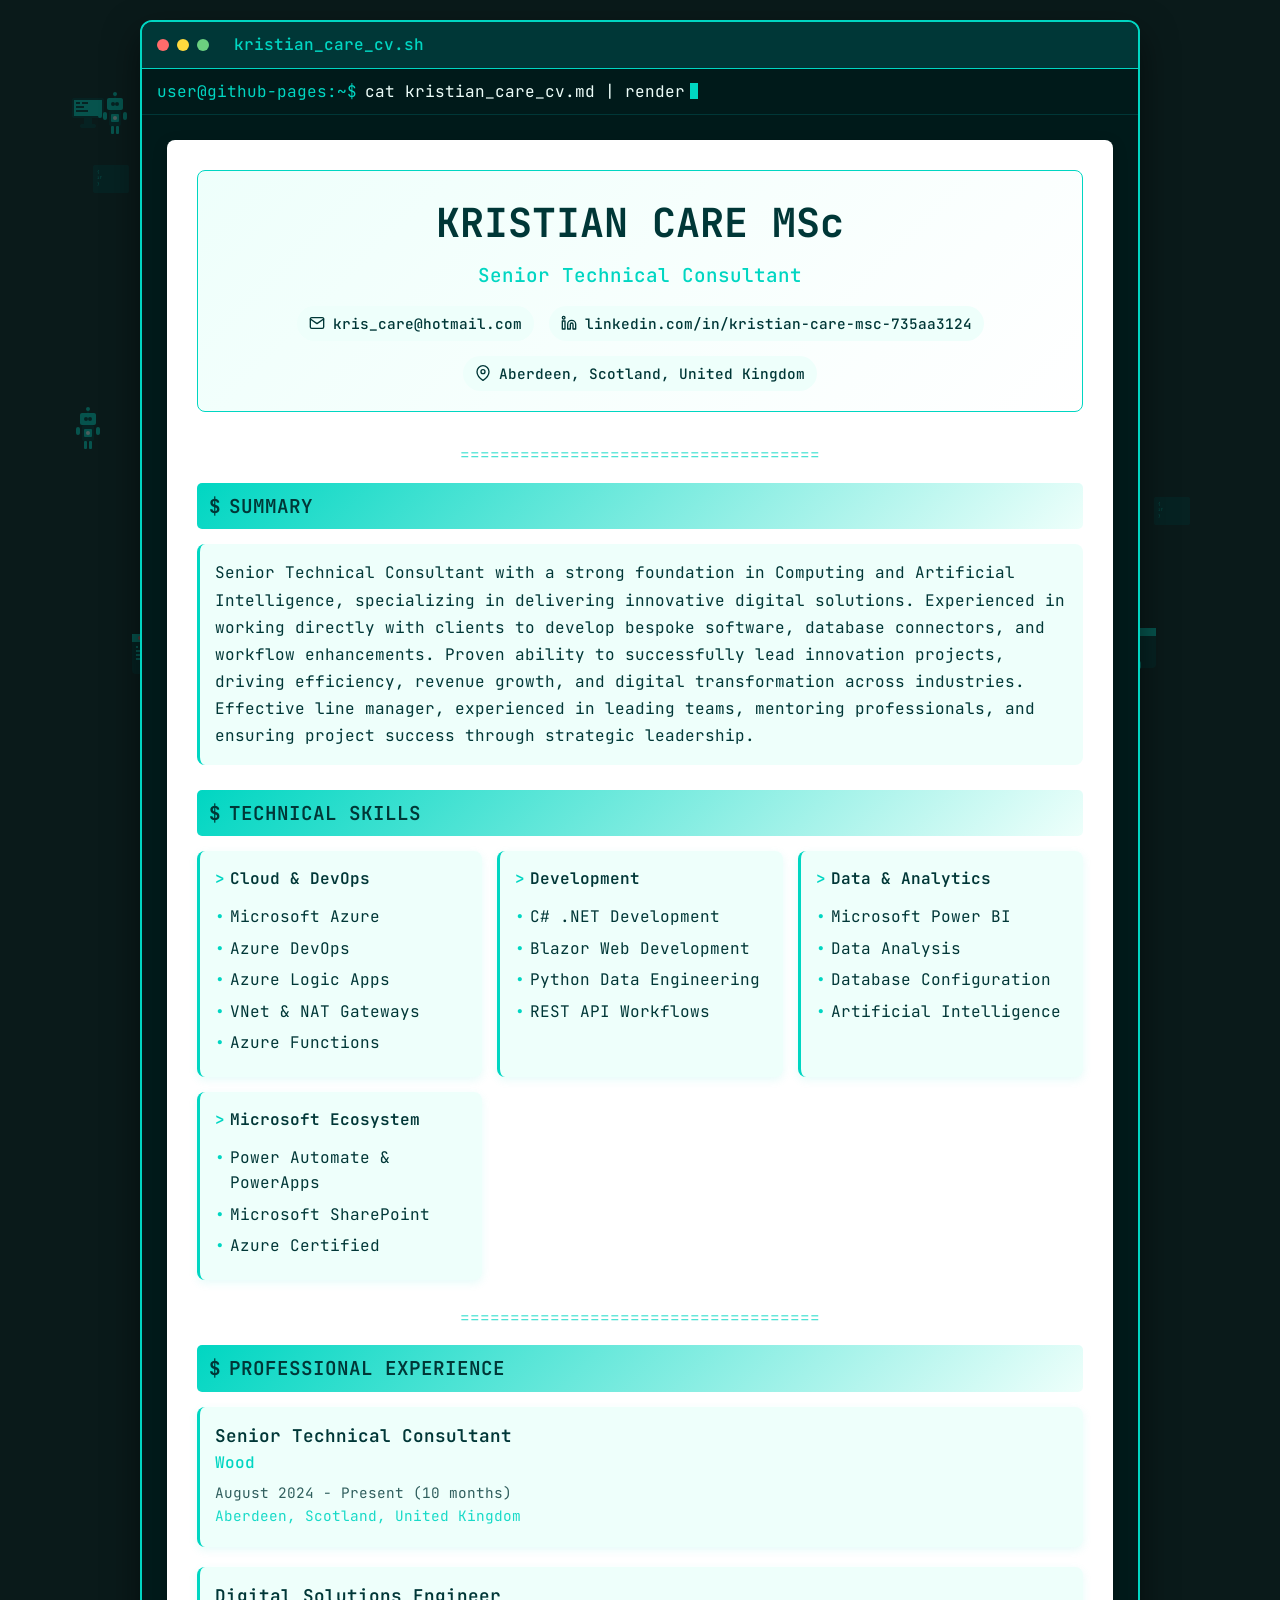
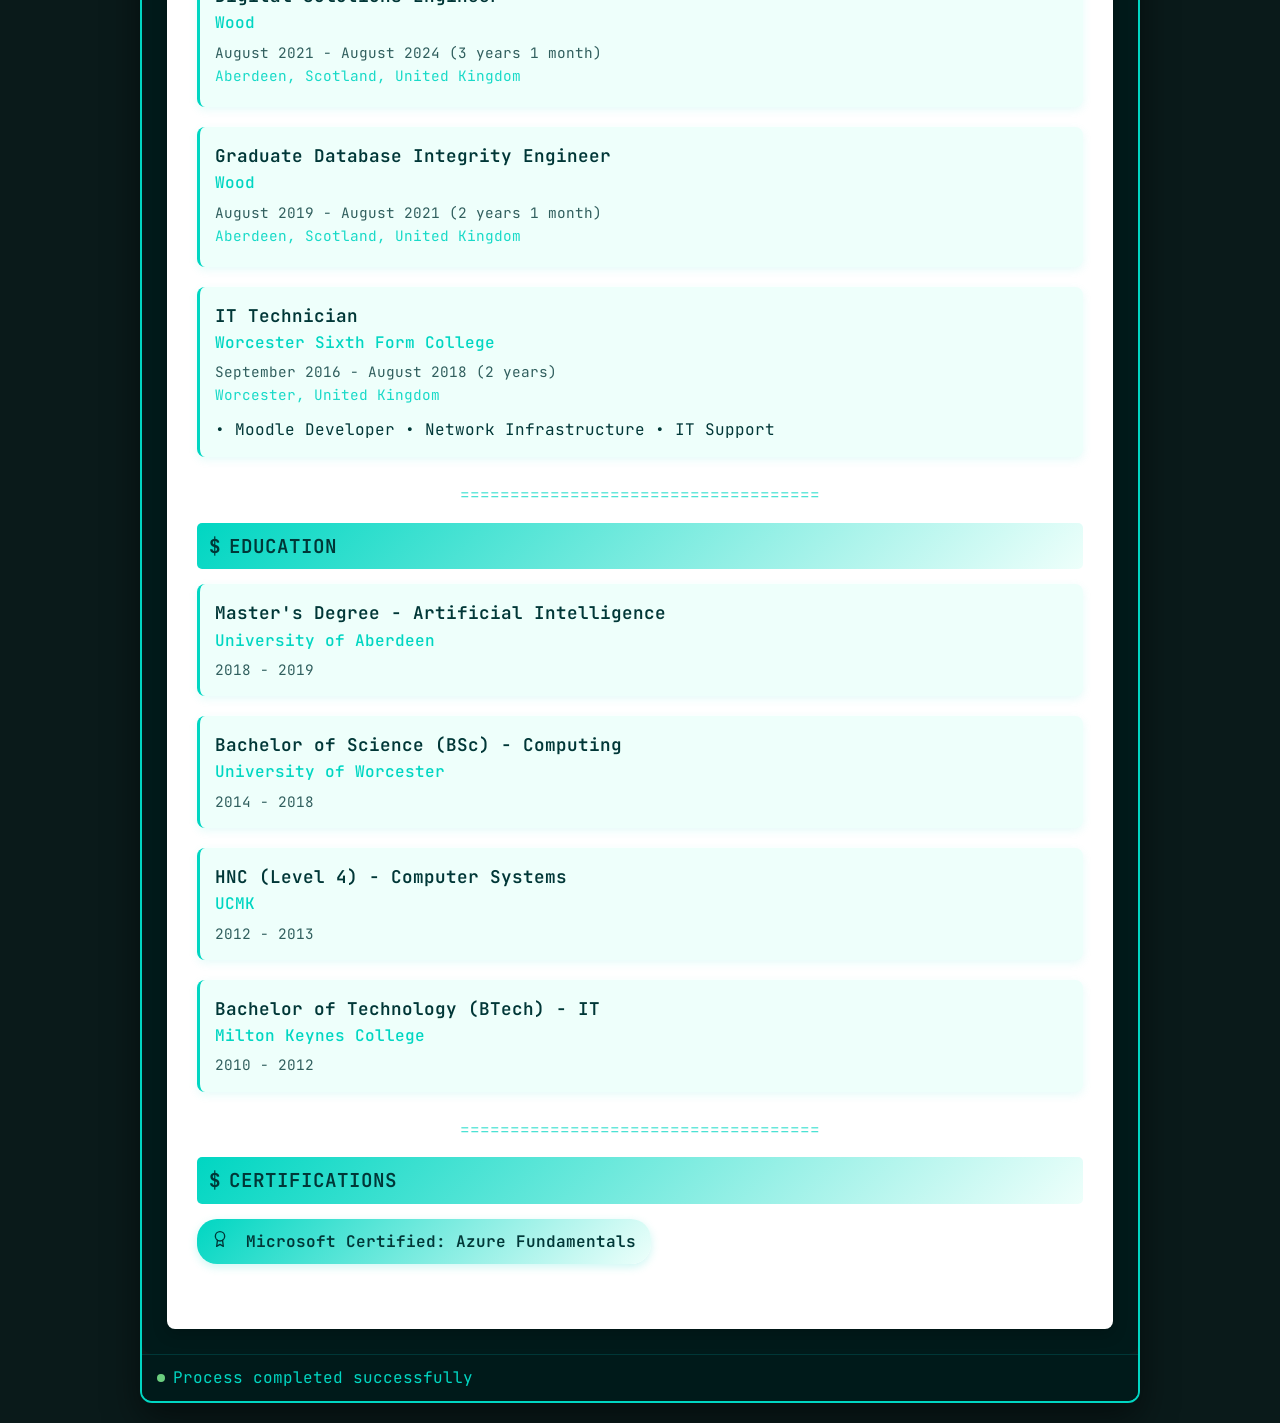
<file: index.html>
<!DOCTYPE html>
<html lang="en">
<head>
    <meta charset="UTF-8">
    <meta name="viewport" content="width=device-width, initial-scale=1.0">
    <title>Kristian Care MSc - CV</title>
    <style>
        @import url('https://fonts.googleapis.com/css2?family=JetBrains+Mono:wght@300;400;500;600;700&display=swap');
        
        * {
            margin: 0;
            padding: 0;
            box-sizing: border-box;
        }
        
        body {
            background-color: #0a1a1a;
            color: #eefffb;
            font-family: 'JetBrains Mono', monospace;
            line-height: 1.6;
            padding: 20px;
            min-height: 100vh;
            position: relative;
            overflow-x: hidden;
        }
        
        /* Detailed pixel art background elements */
        .pixel-bg {
            position: fixed;
            top: 0;
            left: 0;
            width: 100%;
            height: 100%;
            z-index: -1;
            overflow: hidden;
        }
        
        .pixel {
            position: absolute;
            opacity: 0.3;
        }
        
        .computer {
            width: 48px;
            height: 48px;
            background-image: url("data:image/svg+xml,%3Csvg xmlns='http://www.w3.org/2000/svg' viewBox='0 0 48 48'%3E%3C!-- Monitor --%3E%3Crect x='8' y='8' width='32' height='20' fill='%23003737' rx='2'/%3E%3Crect x='10' y='10' width='28' height='16' fill='%2300d6c2'/%3E%3C!-- Screen content --%3E%3Crect x='12' y='12' width='4' height='2' fill='%23003737'/%3E%3Crect x='18' y='12' width='6' height='2' fill='%23003737'/%3E%3Crect x='12' y='16' width='8' height='2' fill='%23003737'/%3E%3Crect x='12' y='20' width='12' height='2' fill='%23003737'/%3E%3C!-- Stand --%3E%3Crect x='20' y='28' width='8' height='6' fill='%23003737'/%3E%3Crect x='16' y='34' width='16' height='4' fill='%23003737' rx='2'/%3E%3C!-- Power light --%3E%3Ccircle cx='36' cy='26' r='2' fill='%2300d6c2'/%3E%3C/svg%3E");
            animation: float 20s infinite linear;
        }
        
        .terminal-window {
            width: 64px;
            height: 48px;
            background-image: url("data:image/svg+xml,%3Csvg xmlns='http://www.w3.org/2000/svg' viewBox='0 0 64 48'%3E%3C!-- Window --%3E%3Crect x='4' y='4' width='56' height='40' fill='%23003737' rx='4'/%3E%3C!-- Title bar --%3E%3Crect x='4' y='4' width='56' height='8' fill='%2300d6c2' rx='4 4 0 0'/%3E%3C!-- Window controls --%3E%3Ccircle cx='12' cy='8' r='2' fill='%23ff6b6b'/%3E%3Ccircle cx='20' cy='8' r='2' fill='%23ffd93d'/%3E%3Ccircle cx='28' cy='8' r='2' fill='%236bcf7f'/%3E%3C!-- Terminal text --%3E%3Crect x='8' y='16' width='2' height='2' fill='%2300d6c2'/%3E%3Crect x='12' y='16' width='6' height='2' fill='%2300d6c2'/%3E%3Crect x='8' y='20' width='4' height='2' fill='%2300d6c2'/%3E%3Crect x='14' y='20' width='8' height='2' fill='%2300d6c2'/%3E%3Crect x='8' y='24' width='12' height='2' fill='%2300d6c2'/%3E%3Crect x='8' y='28' width='6' height='2' fill='%2300d6c2'/%3E%3C!-- Cursor --%3E%3Crect x='16' y='28' width='2' height='2' fill='%2300d6c2'/%3E%3Canimation attributeName='opacity' values='1;0;1' dur='1s' repeatCount='indefinite'/%3E%3C/svg%3E");
            animation: float 25s infinite linear;
        }
        
        .spaceship {
            width: 56px;
            height: 56px;
            background-image: url("data:image/svg+xml,%3Csvg xmlns='http://www.w3.org/2000/svg' viewBox='0 0 56 56'%3E%3C!-- Main body --%3E%3Cellipse cx='28' cy='28' rx='16' ry='8' fill='%23003737'/%3E%3Cellipse cx='28' cy='28' rx='20' ry='6' fill='%2300d6c2'/%3E%3C!-- Cockpit --%3E%3Ccircle cx='28' cy='28' r='6' fill='%23eefffb'/%3E%3Ccircle cx='28' cy='28' r='4' fill='%2300d6c2'/%3E%3C!-- Wings --%3E%3Cellipse cx='12' cy='28' rx='8' ry='4' fill='%23003737'/%3E%3Cellipse cx='44' cy='28' rx='8' ry='4' fill='%23003737'/%3E%3C!-- Engines --%3E%3Crect x='6' y='26' width='4' height='4' fill='%2300d6c2' rx='2'/%3E%3Crect x='46' y='26' width='4' height='4' fill='%2300d6c2' rx='2'/%3E%3C!-- Exhaust --%3E%3Crect x='2' y='27' width='4' height='2' fill='%23ff6b6b'/%3E%3Crect x='50' y='27' width='4' height='2' fill='%23ff6b6b'/%3E%3C/svg%3E");
            animation: float 30s infinite linear;
        }
        
        .code-block {
            width: 40px;
            height: 32px;
            background-image: url("data:image/svg+xml,%3Csvg xmlns='http://www.w3.org/2000/svg' viewBox='0 0 40 32'%3E%3Crect x='2' y='2' width='36' height='28' fill='%23003737' rx='2'/%3E%3Ctext x='6' y='10' font-family='monospace' font-size='4' fill='%2300d6c2'%3E%7B%3C/text%3E%3Ctext x='6' y='16' font-family='monospace' font-size='4' fill='%2300d6c2'%3E%20%20if%3C/text%3E%3Ctext x='6' y='22' font-family='monospace' font-size='4' fill='%2300d6c2'%3E%7D%3C/text%3E%3C/svg%3E");
            animation: float 18s infinite linear;
        }
        
        .robot {
            width: 48px;
            height: 48px;
            background-image: url("data:image/svg+xml,%3Csvg xmlns='http://www.w3.org/2000/svg' viewBox='0 0 48 48'%3E%3C!-- Head --%3E%3Crect x='16' y='8' width='16' height='12' fill='%2300d6c2' rx='2'/%3E%3C!-- Eyes --%3E%3Ccircle cx='22' cy='14' r='2' fill='%23003737'/%3E%3Ccircle cx='26' cy='14' r='2' fill='%23003737'/%3E%3C!-- Antenna --%3E%3Crect x='23' y='4' width='2' height='4' fill='%23003737'/%3E%3Ccircle cx='24' cy='4' r='2' fill='%2300d6c2'/%3E%3C!-- Body --%3E%3Crect x='18' y='20' width='12' height='16' fill='%23003737' rx='2'/%3E%3C!-- Chest panel --%3E%3Crect x='20' y='24' width='8' height='8' fill='%2300d6c2' rx='1'/%3E%3Ccircle cx='24' cy='28' r='2' fill='%23eefffb'/%3E%3C!-- Arms --%3E%3Crect x='12' y='22' width='4' height='8' fill='%2300d6c2' rx='2'/%3E%3Crect x='32' y='22' width='4' height='8' fill='%2300d6c2' rx='2'/%3E%3C!-- Legs --%3E%3Crect x='20' y='36' width='3' height='8' fill='%2300d6c2' rx='1'/%3E%3Crect x='25' y='36' width='3' height='8' fill='%2300d6c2' rx='1'/%3E%3C/svg%3E");
            animation: float 22s infinite linear;
        }
        
        @keyframes float {
            0% {
                transform: translate(0, 0) rotate(0deg);
            }
            25% {
                transform: translate(150px, 100px) rotate(90deg);
            }
            50% {
                transform: translate(300px, 50px) rotate(180deg);
            }
            75% {
                transform: translate(150px, -50px) rotate(270deg);
            }
            100% {
                transform: translate(0, 0) rotate(360deg);
            }
        }
        
        /* Terminal container */
        .terminal {
            max-width: 1000px;
            margin: 0 auto;
            background-color: #0a1a1a;
            border-radius: 12px;
            padding: 0;
            box-shadow: 0 15px 35px rgba(0, 0, 0, 0.5);
            position: relative;
            z-index: 1;
            border: 2px solid #00d6c2;
            overflow: hidden;
        }
        
        .terminal-header {
            background: #003737;
            color: #00d6c2;
            padding: 10px 15px;
            display: flex;
            align-items: center;
            gap: 10px;
            border-bottom: 1px solid #00d6c2;
        }
        
        .terminal-controls {
            display: flex;
            gap: 8px;
        }
        
        .control-btn {
            width: 12px;
            height: 12px;
            border-radius: 50%;
        }
        
        .close { background-color: #ff6b6b; }
        .minimize { background-color: #ffd93d; }
        .maximize { background-color: #6bcf7f; }
        
        .terminal-title {
            margin-left: 15px;
            font-weight: 500;
            flex-grow: 1;
        }
        
        .command-line {
            background: #001a1a;
            color: #00d6c2;
            padding: 10px 15px;
            font-family: 'JetBrains Mono', monospace;
            display: flex;
            align-items: center;
            border-bottom: 1px solid #003737;
        }
        
        .prompt {
            color: #00d6c2;
            margin-right: 8px;
        }
        
        .command {
            color: #eefffb;
        }
        
        .cursor {
            display: inline-block;
            width: 8px;
            height: 16px;
            background-color: #00d6c2;
            margin-left: 5px;
            animation: blink 1s infinite;
        }
        
        @keyframes blink {
            0%, 49% { opacity: 1; }
            50%, 100% { opacity: 0; }
        }
        
        .terminal-content {
            padding: 25px;
            background-color: #001a1a;
            color: #eefffb;
            border-radius: 0 0 10px 10px;
        }
        
        .paper {
            background-color: #ffffff;
            border-radius: 8px;
            padding: 30px;
            color: #003737;
            box-shadow: 0 5px 15px rgba(0, 0, 0, 0.2);
        }
        
        .header {
            text-align: center;
            margin-bottom: 30px;
            padding: 20px;
            background: linear-gradient(135deg, #eefffb, #ffffff);
            border-radius: 8px;
            border: 1px solid #00d6c2;
        }
        
        .name {
            color: #003737;
            font-size: 2.5em;
            font-weight: 700;
            margin-bottom: 5px;
        }
        
        .title {
            color: #00d6c2;
            font-size: 1.2em;
            font-weight: 500;
            margin-bottom: 15px;
        }
        
        .contact-info {
            display: flex;
            justify-content: center;
            flex-wrap: wrap;
            gap: 15px;
        }
        
        .contact-item {
            display: flex;
            align-items: center;
            gap: 8px;
            color: #003737;
            background-color: #eefffb;
            padding: 6px 12px;
            border-radius: 20px;
            font-weight: 500;
            font-size: 0.9em;
        }
        
        .section {
            margin-bottom: 25px;
        }
        
        .section-title {
            font-family: 'JetBrains Mono', monospace;
            color: #003737;
            font-weight: 600;
            font-size: 1.2em;
            margin-bottom: 15px;
            padding: 8px 12px;
            background: linear-gradient(135deg, #00d6c2, #eefffb);
            border-radius: 5px;
            display: flex;
            align-items: center;
        }
        
        .section-title::before {
            content: '$ ';
            color: #003737;
            font-weight: bold;
            margin-right: 8px;
        }
        
        .skills-grid {
            display: grid;
            grid-template-columns: repeat(auto-fit, minmax(220px, 1fr));
            gap: 15px;
            margin-bottom: 20px;
        }
        
        .skill-category {
            background: #eefffb;
            padding: 15px;
            border-radius: 8px;
            box-shadow: 0 3px 10px rgba(0, 214, 194, 0.1);
            border-left: 3px solid #00d6c2;
            transition: transform 0.3s ease, box-shadow 0.3s ease;
        }
        
        .skill-category:hover {
            transform: translateY(-5px);
            box-shadow: 0 8px 20px rgba(0, 214, 194, 0.2);
        }
        
        .skill-category h4 {
            color: #003737;
            margin-bottom: 12px;
            font-weight: 600;
            font-family: 'JetBrains Mono', monospace;
            display: flex;
            align-items: center;
        }
        
        .skill-category h4::before {
            content: '> ';
            color: #00d6c2;
            margin-right: 5px;
        }
        
        .skill-category div {
            margin-bottom: 6px;
            color: #003737;
            padding-left: 15px;
            position: relative;
        }
        
        .skill-category div::before {
            content: '•';
            color: #00d6c2;
            position: absolute;
            left: 0;
            font-weight: bold;
        }
        
        .experience-item, .education-item {
            margin-bottom: 20px;
            padding: 15px;
            border-radius: 8px;
            background: #eefffb;
            box-shadow: 0 3px 10px rgba(0, 214, 194, 0.1);
            border-left: 3px solid #00d6c2;
            transition: transform 0.3s ease, box-shadow 0.3s ease;
        }
        
        .experience-item:hover, .education-item:hover {
            transform: translateY(-5px);
            box-shadow: 0 8px 20px rgba(0, 214, 194, 0.2);
        }
        
        .job-title, .degree {
            color: #003737;
            font-weight: 600;
            font-size: 1.1em;
            font-family: 'JetBrains Mono', monospace;
        }
        
        .company, .institution {
            color: #00d6c2;
            font-weight: 500;
            font-size: 1em;
        }
        
        .duration, .year {
            color: #003737;
            font-size: 0.9em;
            margin-top: 5px;
            opacity: 0.8;
        }
        
        .location {
            color: #00d6c2;
            font-size: 0.9em;
            margin-bottom: 5px;
            opacity: 0.9;
        }
        
        .certification {
            display: inline-block;
            background: linear-gradient(135deg, #00d6c2, #eefffb);
            color: #003737;
            padding: 10px 15px;
            border-radius: 20px;
            margin-right: 10px;
            margin-bottom: 10px;
            font-weight: 600;
            box-shadow: 0 3px 10px rgba(0, 214, 194, 0.2);
            transition: transform 0.3s ease;
        }
        
        .certification:hover {
            transform: translateY(-3px);
        }
        
        .summary-text {
            background: #eefffb;
            padding: 15px;
            border-radius: 8px;
            border-left: 3px solid #00d6c2;
            color: #003737;
            line-height: 1.7;
        }
        
        .terminal-footer {
            background: #001a1a;
            color: #00d6c2;
            padding: 10px 15px;
            font-family: 'JetBrains Mono', monospace;
            border-top: 1px solid #003737;
            display: flex;
            align-items: center;
        }
        
        .terminal-status {
            display: flex;
            align-items: center;
            gap: 8px;
        }
        
        .status-indicator {
            width: 8px;
            height: 8px;
            border-radius: 50%;
            background-color: #6bcf7f;
        }
        
        .ascii-divider {
            font-family: 'JetBrains Mono', monospace;
            color: #00d6c2;
            text-align: center;
            margin: 15px 0;
            opacity: 0.7;
        }
        
        @media (max-width: 768px) {
            body {
                padding: 10px;
            }
            
            .terminal {
                border-radius: 8px;
            }
            
            .terminal-content {
                padding: 15px;
            }
            
            .paper {
                padding: 15px;
            }
            
            .contact-info {
                flex-direction: column;
                align-items: center;
            }
            
            .name {
                font-size: 1.8em;
            }
            
            .skills-grid {
                grid-template-columns: 1fr;
            }
        }
    </style>
</head>
<body>
    <!-- Detailed pixel art background -->
    <div class="pixel-bg">
        <!-- Computers -->
        <div class="pixel computer" style="top: 10%; left: 5%;"></div>
        <div class="pixel computer" style="top: 60%; left: 85%;"></div>
        <div class="pixel computer" style="top: 80%; left: 15%;"></div>
        
        <!-- Terminal windows -->
        <div class="pixel terminal-window" style="top: 25%; left: 80%;"></div>
        <div class="pixel terminal-window" style="top: 70%; left: 10%;"></div>
        
        <!-- Spaceships -->
        <div class="pixel spaceship" style="top: 15%; left: 40%;"></div>
        <div class="pixel spaceship" style="top: 85%; left: 60%;"></div>
        
        <!-- Code blocks -->
        <div class="pixel code-block" style="top: 35%; left: 20%;"></div>
        <div class="pixel code-block" style="top: 55%; left: 90%;"></div>
        
        <!-- Robots -->
        <div class="pixel robot" style="top: 45%; left: 5%;"></div>
        <div class="pixel robot" style="top: 20%; left: 75%;"></div>
    </div>
    
    <div class="terminal">
        <div class="terminal-header">
            <div class="terminal-controls">
                <div class="control-btn close"></div>
                <div class="control-btn minimize"></div>
                <div class="control-btn maximize"></div>
            </div>
            <div class="terminal-title">kristian_care_cv.sh</div>
        </div>
        
        <div class="command-line">
            <span class="prompt">user@github-pages:~$</span>
            <span class="command">cat kristian_care_cv.md | render</span>
            <span class="cursor"></span>
        </div>
        
        <div class="terminal-content">
            <div class="paper">
                <div class="header">
                    <div class="name">KRISTIAN CARE MSc</div>
                    <div class="title">Senior Technical Consultant</div>
                    
                    <div class="contact-info">
                        <div class="contact-item">
                            <svg xmlns="http://www.w3.org/2000/svg" width="16" height="16" viewBox="0 0 24 24" fill="none" stroke="currentColor" stroke-width="2" stroke-linecap="round" stroke-linejoin="round"><path d="M4 4h16c1.1 0 2 .9 2 2v12c0 1.1-.9 2-2 2H4c-1.1 0-2-.9-2-2V6c0-1.1.9-2 2-2z"></path><polyline points="22,6 12,13 2,6"></polyline></svg>
                            kris_care@hotmail.com
                        </div>
                        <div class="contact-item">
                            <svg xmlns="http://www.w3.org/2000/svg" width="16" height="16" viewBox="0 0 24 24" fill="none" stroke="currentColor" stroke-width="2" stroke-linecap="round" stroke-linejoin="round"><path d="M16 8a6 6 0 0 1 6 6v7h-4v-7a2 2 0 0 0-2-2 2 2 0 0 0-2 2v7h-4v-7a6 6 0 0 1 6-6z"></path><rect x="2" y="9" width="4" height="12"></rect><circle cx="4" cy="4" r="2"></circle></svg>
                            linkedin.com/in/kristian-care-msc-735aa3124
                        </div>
                        <div class="contact-item">
                            <svg xmlns="http://www.w3.org/2000/svg" width="16" height="16" viewBox="0 0 24 24" fill="none" stroke="currentColor" stroke-width="2" stroke-linecap="round" stroke-linejoin="round"><path d="M21 10c0 7-9 13-9 13s-9-6-9-13a9 9 0 0 1 18 0z"></path><circle cx="12" cy="10" r="3"></circle></svg>
                            Aberdeen, Scotland, United Kingdom
                        </div>
                    </div>
                </div>
                
                <div class="ascii-divider">
                    ====================================
                </div>
                
                <div class="section">
                    <div class="section-title">SUMMARY</div>
                    <div class="summary-text">
                        Senior Technical Consultant with a strong foundation in Computing and Artificial Intelligence, specializing in delivering innovative digital solutions. Experienced in working directly with clients to develop bespoke software, database connectors, and workflow enhancements. Proven ability to successfully lead innovation projects, driving efficiency, revenue growth, and digital transformation across industries. Effective line manager, experienced in leading teams, mentoring professionals, and ensuring project success through strategic leadership.
                    </div>
                </div>
                
                <div class="section">
                    <div class="section-title">TECHNICAL SKILLS</div>
                    <div class="skills-grid">
                        <div class="skill-category">
                            <h4>Cloud & DevOps</h4>
                            <div>Microsoft Azure</div>
                            <div>Azure DevOps</div>
                            <div>Azure Logic Apps</div>
                            <div>VNet & NAT Gateways</div>
                            <div>Azure Functions</div>
                        </div>
                        <div class="skill-category">
                            <h4>Development</h4>
                            <div>C# .NET Development</div>
                            <div>Blazor Web Development</div>
                            <div>Python Data Engineering</div>
                            <div>REST API Workflows</div>
                        </div>
                        <div class="skill-category">
                            <h4>Data & Analytics</h4>
                            <div>Microsoft Power BI</div>
                            <div>Data Analysis</div>
                            <div>Database Configuration</div>
                            <div>Artificial Intelligence</div>
                        </div>
                        <div class="skill-category">
                            <h4>Microsoft Ecosystem</h4>
                            <div>Power Automate & PowerApps</div>
                            <div>Microsoft SharePoint</div>
                            <div>Azure Certified</div>
                        </div>
                    </div>
                </div>
                
                <div class="ascii-divider">
                    ====================================
                </div>
                
                <div class="section">
                    <div class="section-title">PROFESSIONAL EXPERIENCE</div>
                    
                    <div class="experience-item">
                        <div class="job-title">Senior Technical Consultant</div>
                        <div class="company">Wood</div>
                        <div class="duration">August 2024 - Present (10 months)</div>
                        <div class="location">Aberdeen, Scotland, United Kingdom</div>
                    </div>
                    
                    <div class="experience-item">
                        <div class="job-title">Digital Solutions Engineer</div>
                        <div class="company">Wood</div>
                        <div class="duration">August 2021 - August 2024 (3 years 1 month)</div>
                        <div class="location">Aberdeen, Scotland, United Kingdom</div>
                    </div>
                    
                    <div class="experience-item">
                        <div class="job-title">Graduate Database Integrity Engineer</div>
                        <div class="company">Wood</div>
                        <div class="duration">August 2019 - August 2021 (2 years 1 month)</div>
                        <div class="location">Aberdeen, Scotland, United Kingdom</div>
                    </div>
                    
                    <div class="experience-item">
                        <div class="job-title">IT Technician</div>
                        <div class="company">Worcester Sixth Form College</div>
                        <div class="duration">September 2016 - August 2018 (2 years)</div>
                        <div class="location">Worcester, United Kingdom</div>
                        <div style="margin-top: 10px; color: #003737;">• Moodle Developer • Network Infrastructure • IT Support</div>
                    </div>
                </div>
                
                <div class="ascii-divider">
                    ====================================
                </div>
                
                <div class="section">
                    <div class="section-title">EDUCATION</div>
                    
                    <div class="education-item">
                        <div class="degree">Master's Degree - Artificial Intelligence</div>
                        <div class="institution">University of Aberdeen</div>
                        <div class="year">2018 - 2019</div>
                    </div>
                    
                    <div class="education-item">
                        <div class="degree">Bachelor of Science (BSc) - Computing</div>
                        <div class="institution">University of Worcester</div>
                        <div class="year">2014 - 2018</div>
                    </div>
                    
                    <div class="education-item">
                        <div class="degree">HNC (Level 4) - Computer Systems</div>
                        <div class="institution">UCMK</div>
                        <div class="year">2012 - 2013</div>
                    </div>
                    
                    <div class="education-item">
                        <div class="degree">Bachelor of Technology (BTech) - IT</div>
                        <div class="institution">Milton Keynes College</div>
                        <div class="year">2010 - 2012</div>
                    </div>
                </div>
                
                <div class="ascii-divider">
                    ====================================
                </div>
                
                <div class="section">
                    <div class="section-title">CERTIFICATIONS</div>
                    <div class="certification">
                        <svg xmlns="http://www.w3.org/2000/svg" width="16" height="16" viewBox="0 0 24 24" fill="none" stroke="currentColor" stroke-width="2" stroke-linecap="round" stroke-linejoin="round" style="margin-right: 8px;"><circle cx="12" cy="8" r="7"></circle><polyline points="8.21 13.89 7 23 12 20 17 23 15.79 13.88"></polyline></svg>
                        Microsoft Certified: Azure Fundamentals
                    </div>
                </div>
            </div>
        </div>
        
        <div class="terminal-footer">
            <div class="terminal-status">
                <div class="status-indicator"></div>
                <span>Process completed successfully</span>
            </div>
        </div>
    </div>

    <script>
        // Add more dynamic detailed pixel elements
        function createPixelElements() {
            const pixelBg = document.querySelector('.pixel-bg');
            const elements = ['computer', 'terminal-window', 'spaceship', 'code-block', 'robot'];
            
            // Create 15 additional random elements
            for (let i = 0; i < 15; i++) {
                const type = elements[Math.floor(Math.random() * elements.length)];
                const el = document.createElement('div');
                el.className = `pixel ${type}`;
                
                // Random position
                el.style.top = `${Math.random() * 100}%`;
                el.style.left = `${Math.random() * 100}%`;
                
                // Random animation duration
                const duration = 18 + Math.random() * 15;
                el.style.animation = `float ${duration}s infinite linear`;
                
                // Random delay
                el.style.animationDelay = `${Math.random() * 10}s`;
                
                pixelBg.appendChild(el);
            }
        }
        
        // Simulate typing effect
        function simulateTyping() {
            const commandLine = document.querySelector('.command');
            const originalText = commandLine.textContent;
            commandLine.textContent = '';
            
            let i = 0;
            const typingInterval = setInterval(() => {
                if (i < originalText.length) {
                    commandLine.textContent += originalText.charAt(i);
                    i++;
                } else {
                    clearInterval(typingInterval);
                    // After typing is complete, show the cursor
                    document.querySelector('.cursor').style.display = 'inline-block';
                }
            }, 50);
        }
        
        // Run after page load
        window.addEventListener('load', () => {
            createPixelElements();
            simulateTyping();
        });
    </script>
</body>
</html>
</file>
